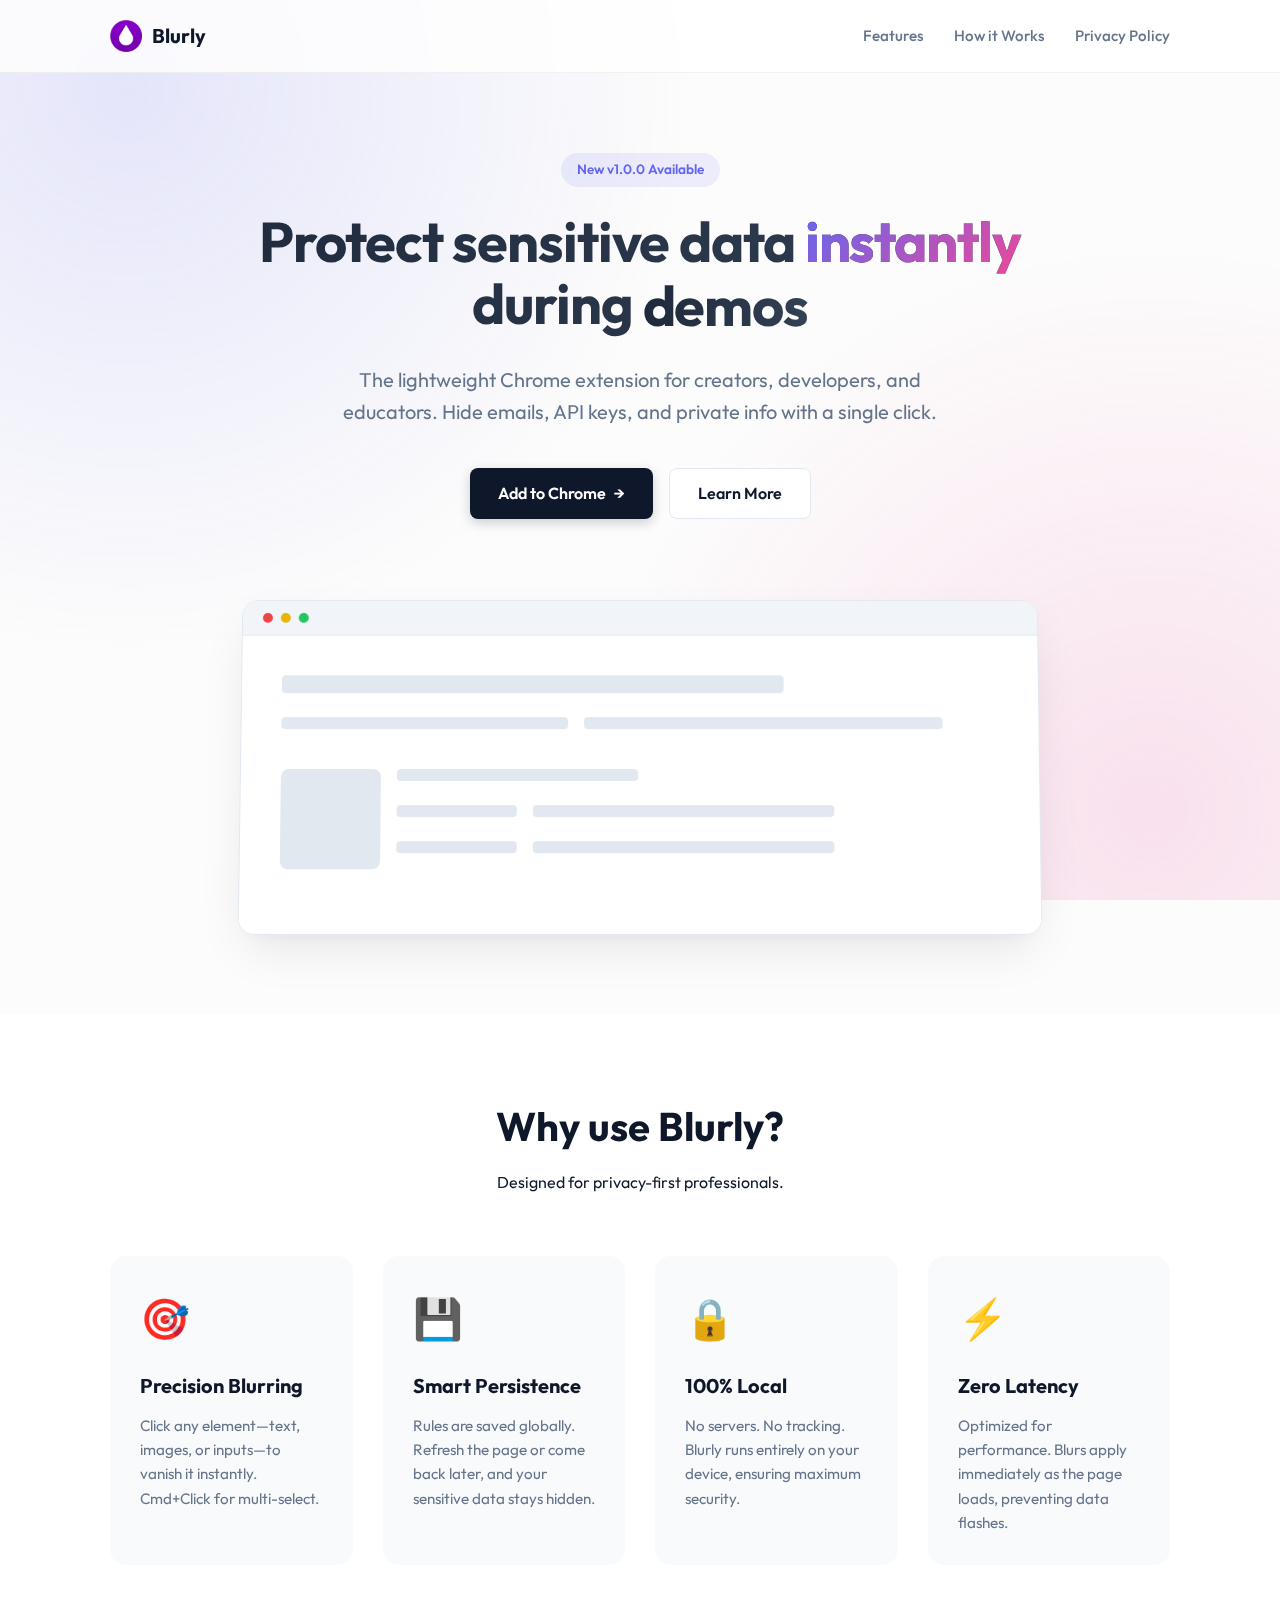
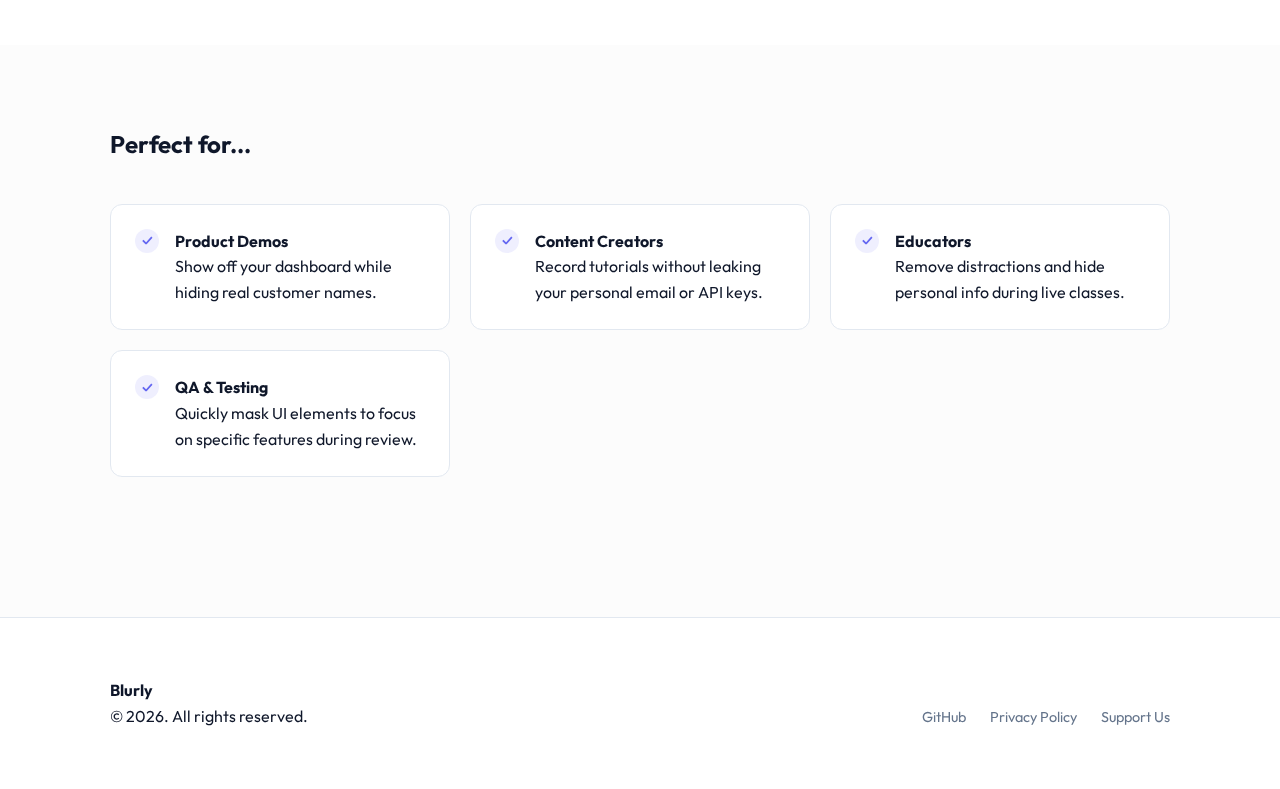
<file: index.html>
<!DOCTYPE html>
<html lang="en">

<head>
    <meta charset="UTF-8">
    <meta name="viewport" content="width=device-width, initial-scale=1.0">
    <title>Blurly - The Ultimate Privacy Shield for Screen Sharing</title>
    <link rel="preconnect" href="https://fonts.googleapis.com">
    <link rel="preconnect" href="https://fonts.gstatic.com" crossorigin>
    <link href="https://fonts.googleapis.com/css2?family=Outfit:wght@300;400;600;700&display=swap" rel="stylesheet">
    <link rel="stylesheet" href="styles.css">
    <link rel="icon" type="image/png" href="images/logo.png">
</head>

<body>
    <div class="background-gradient"></div>

    <nav class="navbar">
        <div class="container">
            <div class="logo">
                <img src="images/logo.png" alt="Blurly Logo">
                <span>Blurly</span>
            </div>
            <div class="nav-links">
                <a href="#features">Features</a>
                <a href="#how-it-works">How it Works</a>
                <a href="privacy.html">Privacy Policy</a>
            </div>
        </div>
    </nav>

    <header class="hero">
        <div class="container">
            <span class="badge">New v1.0.0 Available</span>
            <h1>Protect sensitive data <span class="gradient-text">instantly</span> <br> during <span id="rotating-text"
                    class="text-spinner">screen sharing</span></h1>
            <p class="hero-sub">The lightweight Chrome extension for creators, developers, and educators. Hide emails,
                API keys, and private info with a single click.</p>
            <div class="hero-actions">
                <a href="https://chromewebstore.google.com/detail/fgcjiibegghjmigkclnmhjkafniocjmg" class="btn btn-primary">Add to Chrome <span class="arrow">→</span></a>
                <a href="#features" class="btn btn-secondary">Learn More</a>
            </div>
            <script src="script.js"></script>

            <div class="hero-visual">
                <div class="card demo-card">
                    <div class="card-header">
                        <div class="dot red"></div>
                        <div class="dot yellow"></div>
                        <div class="dot green"></div>
                    </div>
                    <div class="card-body">
                        <div class="row">
                            <div class="skeleton head w-70"></div>
                        </div>
                        <div class="row">
                            <div class="skeleton text w-40"></div>
                            <div class="skeleton text w-50 blur"></div>
                        </div>
                        <div class="row mt-4">
                            <div class="skeleton image"></div>
                            <div class="col">
                                <div class="row">
                                    <div class="skeleton text w-40"></div>
                                </div>
                                <div class="row">
                                    <div class="skeleton text w-20"></div>
                                    <div class="skeleton text w-50 blur"></div>
                                </div>
                                <div class="row">
                                    <div class="skeleton text w-20"></div>
                                    <div class="skeleton text w-50 blur"></div>
                                </div>

                            </div>
                        </div>
                    </div>
                    <div class="floating-badge">
                        <img src="images/logo.png" alt="Blurly Logo" style="width: 20px; height: 20px;">
                        <span>Blurred by Blurly</span>
                    </div>
                </div>
            </div>
        </div>
    </header>

    <section id="features" class="features">
        <div class="container">
            <div class="section-header">
                <h2>Why use Blurly?</h2>
                <p>Designed for privacy-first professionals.</p>
            </div>

            <div class="grid">
                <div class="feature-card">
                    <div class="icon">🎯</div>
                    <h3>Precision Blurring</h3>
                    <p>Click any element—text, images, or inputs—to vanish it instantly. Cmd+Click for multi-select.</p>
                </div>
                <div class="feature-card">
                    <div class="icon">💾</div>
                    <h3>Smart Persistence</h3>
                    <p>Rules are saved globally. Refresh the page or come back later, and your sensitive data stays
                        hidden.</p>
                </div>
                <div class="feature-card">
                    <div class="icon">🔒</div>
                    <h3>100% Local</h3>
                    <p>No servers. No tracking. Blurly runs entirely on your device, ensuring maximum security.</p>
                </div>
                <div class="feature-card">
                    <div class="icon">⚡️</div>
                    <h3>Zero Latency</h3>
                    <p>Optimized for performance. Blurs apply immediately as the page loads, preventing data flashes.
                    </p>
                </div>
            </div>
        </div>
    </section>

    <section id="how-it-works" class="showcase">
        <div class="container">
            <div class="showcase-content">
                <h2>Perfect for...</h2>
                <ul class="use-cases">
                    <li>
                        <span class="check">✓</span>
                        <div>
                            <strong>Product Demos</strong>
                            <p>Show off your dashboard while hiding real customer names.</p>
                        </div>
                    </li>
                    <li>
                        <span class="check">✓</span>
                        <div>
                            <strong>Content Creators</strong>
                            <p>Record tutorials without leaking your personal email or API keys.</p>
                        </div>
                    </li>
                    <li>
                        <span class="check">✓</span>
                        <div>
                            <strong>Educators</strong>
                            <p>Remove distractions and hide personal info during live classes.</p>
                        </div>
                    </li>
                    <li>
                        <span class="check">✓</span>
                        <div>
                            <strong>QA & Testing</strong>
                            <p>Quickly mask UI elements to focus on specific features during review.</p>
                        </div>
                    </li>
                </ul>
            </div>
        </div>
    </section>

    <footer>
        <div class="container">
            <div class="footer-content">
                <div class="brand">
                    <strong>Blurly</strong>
                    <p>© 2026. All rights reserved.</p>
                </div>
                <div class="links">
                    <a href="https://github.com/ninearif/blurly" target="_blank">GitHub</a>
                    <a href="privacy.html">Privacy Policy</a>
                    <a href="https://buymeacoffee.com/ninearif">Support Us</a>
                </div>
            </div>
        </div>
    </footer>
</body>

</html>
</file>
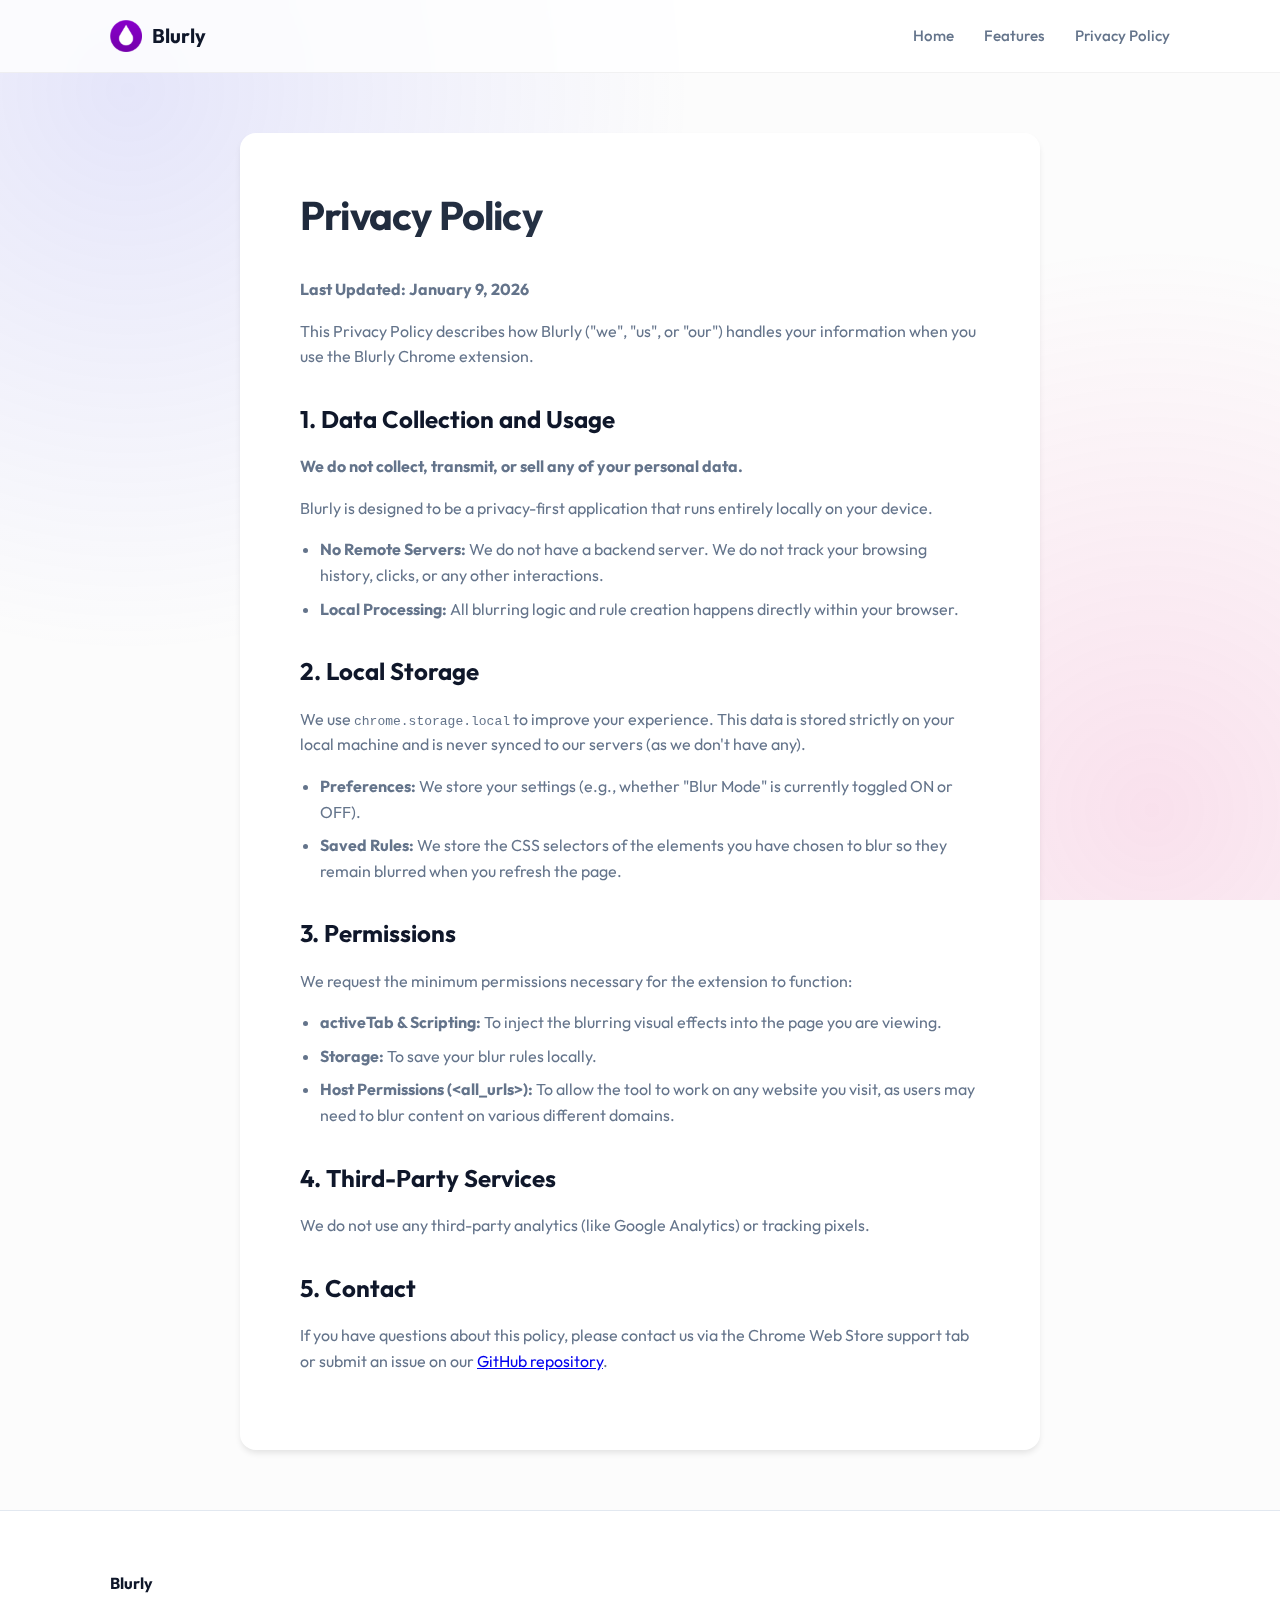
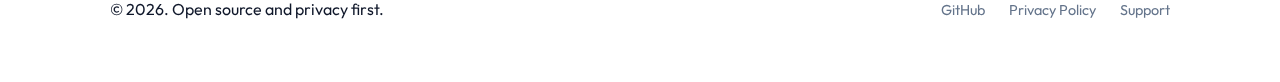
<file: privacy.html>
<!DOCTYPE html>
<html lang="en">

<head>
    <meta charset="UTF-8">
    <meta name="viewport" content="width=device-width, initial-scale=1.0">
    <title>Privacy Policy - Blurly</title>
    <link rel="preconnect" href="https://fonts.googleapis.com">
    <link rel="preconnect" href="https://fonts.gstatic.com" crossorigin>
    <link href="https://fonts.googleapis.com/css2?family=Outfit:wght@300;400;600;700&display=swap" rel="stylesheet">
    <link rel="stylesheet" href="styles.css">
    <link rel="icon" type="image/png" href="images/logo.png">
</head>

<body>
    <div class="background-gradient"></div>

    <nav class="navbar">
        <div class="container">
            <div class="logo">
                <a href="index.html"
                    style="text-decoration: none; color: inherit; display: flex; align-items: center; gap: 10px;">
                    <img src="images/logo.png" alt="Blurly Logo">
                    <span>Blurly</span>
                </a>
            </div>
            <div class="nav-links">
                <a href="index.html">Home</a>
                <a href="index.html#features">Features</a>
                <a href="privacy.html" class="active">Privacy Policy</a>
            </div>
        </div>
    </nav>

    <div class="container">
        <div class="privacy-content">
            <h1>Privacy Policy</h1>
            <p><strong>Last Updated: January 9, 2026</strong></p>

            <p>This Privacy Policy describes how Blurly ("we", "us", or "our") handles your information when you use the
                Blurly Chrome extension.</p>

            <h2>1. Data Collection and Usage</h2>
            <p><strong>We do not collect, transmit, or sell any of your personal data.</strong></p>
            <p>Blurly is designed to be a privacy-first application that runs entirely locally on your device.</p>
            <ul>
                <li><strong>No Remote Servers:</strong> We do not have a backend server. We do not track your browsing
                    history, clicks, or any other interactions.</li>
                <li><strong>Local Processing:</strong> All blurring logic and rule creation happens directly within your
                    browser.</li>
            </ul>

            <h2>2. Local Storage</h2>
            <p>We use <code>chrome.storage.local</code> to improve your experience. This data is stored strictly on your
                local machine and is never synced to our servers (as we don't have any).</p>
            <ul>
                <li><strong>Preferences:</strong> We store your settings (e.g., whether "Blur Mode" is currently toggled
                    ON or OFF).</li>
                <li><strong>Saved Rules:</strong> We store the CSS selectors of the elements you have chosen to blur so
                    they remain blurred when you refresh the page.</li>
            </ul>

            <h2>3. Permissions</h2>
            <p>We request the minimum permissions necessary for the extension to function:</p>
            <ul>
                <li><strong>activeTab & Scripting:</strong> To inject the blurring visual effects into the page you are
                    viewing.</li>
                <li><strong>Storage:</strong> To save your blur rules locally.</li>
                <li><strong>Host Permissions (&lt;all_urls&gt;):</strong> To allow the tool to work on any website you
                    visit, as users may need to blur content on various different domains.</li>
            </ul>

            <h2>4. Third-Party Services</h2>
            <p>We do not use any third-party analytics (like Google Analytics) or tracking pixels.</p>

            <h2>5. Contact</h2>
            <p>If you have questions about this policy, please contact us via the Chrome Web Store support tab or submit
                an issue on our <a href="https://github.com/ninearif/blurly">GitHub repository</a>.</p>
        </div>
    </div>

    <footer>
        <div class="container">
            <div class="footer-content">
                <div class="brand">
                    <strong>Blurly</strong>
                    <p>© 2026. Open source and privacy first.</p>
                </div>
                <div class="links">
                    <a href="https://github.com/ninearif/blurly" target="_blank">GitHub</a>
                    <a href="#">Privacy Policy</a>
                    <a href="mailto:support@blurly.app">Support</a>
                </div>
            </div>
        </div>
    </footer>
</body>

</html>
</file>
<file: styles.css>
:root {
    --primary: #6366f1;
    --primary-dark: #4f46e5;
    --secondary: #ec4899;
    --dark: #0f172a;
    --light: #f8fafc;
    --gray: #64748b;
    --border: #e2e8f0;
    --glass: rgba(255, 255, 255, 0.7);
    --glass-border: rgba(255, 255, 255, 0.5);
}

* {
    margin: 0;
    padding: 0;
    box-sizing: border-box;
}

body {
    font-family: 'Outfit', sans-serif;
    background-color: #fcfcfc;
    color: var(--dark);
    line-height: 1.6;
    overflow-x: hidden;
}

.background-gradient {
    position: fixed;
    top: 0;
    left: 0;
    width: 100%;
    height: 100%;
    background:
        radial-gradient(circle at 10% 10%, rgba(99, 102, 241, 0.15) 0%, transparent 40%),
        radial-gradient(circle at 90% 90%, rgba(236, 72, 153, 0.15) 0%, transparent 40%);
    z-index: -1;
}

.container {
    max-width: 1100px;
    margin: 0 auto;
    padding: 0 20px;
}

/* Navbar */
.navbar {
    padding: 20px 0;
    position: sticky;
    top: 0;
    z-index: 100;
    backdrop-filter: blur(10px);
    background: rgba(255, 255, 255, 0.8);
    border-bottom: 1px solid rgba(0, 0, 0, 0.05);
}

.navbar .container {
    display: flex;
    justify-content: space-between;
    align-items: center;
}

.logo {
    display: flex;
    align-items: center;
    gap: 10px;
    font-weight: 700;
    font-size: 1.25rem;
    color: var(--dark);
}

.logo img {
    height: 32px;
}

.nav-links {
    display: flex;
    gap: 30px;
}

.nav-links a {
    text-decoration: none;
    color: var(--gray);
    font-weight: 500;
    font-size: 0.95rem;
    transition: color 0.2s;
}

.nav-links a:hover {
    color: var(--primary);
}

/* Hero */
.hero {
    padding: 80px 0;
    text-align: center;
}

.badge {
    display: inline-block;
    padding: 6px 16px;
    background: rgba(99, 102, 241, 0.1);
    color: var(--primary);
    border-radius: 50px;
    font-weight: 600;
    font-size: 0.85rem;
    margin-bottom: 24px;
}

h1 {
    font-size: 3.5rem;
    line-height: 1.1;
    letter-spacing: -0.02em;
    margin-bottom: 24px;
    background: linear-gradient(to right, #1e293b, #334155);
    background-clip: text;
    -webkit-background-clip: text;
    -webkit-text-fill-color: transparent;
}

.gradient-text {
    background: linear-gradient(135deg, var(--primary), var(--secondary));
    background-clip: text;
    -webkit-background-clip: text;
    -webkit-text-fill-color: transparent;
}

.hero-sub {
    font-size: 1.25rem;
    color: var(--gray);
    max-width: 600px;
    margin: 0 auto 40px;
}

.hero-actions {
    display: flex;
    justify-content: center;
    gap: 16px;
    margin-bottom: 80px;
}

.btn {
    padding: 12px 28px;
    border-radius: 8px;
    text-decoration: none;
    font-weight: 600;
    transition: all 0.2s ease;
    display: inline-flex;
    align-items: center;
    gap: 8px;
}

.btn-primary {
    background: var(--dark);
    color: white;
    box-shadow: 0 4px 12px rgba(15, 23, 42, 0.2);
}

.btn-primary:hover {
    transform: translateY(-2px);
    box-shadow: 0 8px 20px rgba(15, 23, 42, 0.3);
}

.btn-secondary {
    background: white;
    color: var(--dark);
    border: 1px solid var(--border);
}

.btn-secondary:hover {
    background: var(--light);
}

/* Hero Visual & Glassmorphism */
.hero-visual {
    position: relative;
    max-width: 800px;
    margin: 0 auto;
    perspective: 1000px;
}

.demo-card {
    background: white;
    border: 1px solid var(--border);
    border-radius: 16px;
    box-shadow:
        0 20px 50px -10px rgba(0, 0, 0, 0.1),
        0 10px 20px -10px rgba(0, 0, 0, 0.05);
    overflow: hidden;
    text-align: left;
    position: relative;
    transform: rotateX(2deg);
    transition: transform 0.5s ease;
}

.demo-card:hover {
    transform: rotateX(0deg);
}

.card-header {
    background: #f1f5f9;
    padding: 12px 20px;
    display: flex;
    gap: 8px;
    border-bottom: 1px solid var(--border);
}

.dot {
    width: 10px;
    height: 10px;
    border-radius: 50%;
}

.red {
    background: #ef4444;
}

.yellow {
    background: #eab308;
}

.green {
    background: #22c55e;
}

.card-body {
    padding: 40px;
    background: white;
}

/* Skeleton UI */
.row {
    display: flex;
    align-items: flex-start;
    gap: 16px;
    margin-bottom: 16px;
}

.mt-4 {
    margin-top: 32px;
}

.col {
    flex: 1;
}   

.skeleton {
    background: #e2e8f0;
    border-radius: 4px;
}

.skeleton.head {
    height: 18px;
    margin-bottom: 8px;
}

.skeleton.text {
    height: 12px;
    margin-bottom: 8px;
}

.skeleton.image {
    width: 100px;
    height: 100px;
    border-radius: 8px;
    flex-shrink: 0;
}

.skeleton.rounded {
    border-radius: 50%;
}

.w-20 {
    width: 20%;
}

.w-40 {
    width: 40%;
}

.w-50 {
    width: 50%;
}

.w-60 {
    width: 60%;
}

.w-70 {
    width: 70%;
}

.w-80 {
    width: 80%;
}

.w-90 {
    width: 90%;
}

/* The Blur Effect */
.blurred {
    filter: blur(8px);
    user-select: none;
    pointer-events: none;
    position: relative;
}

/* Card Body Blur Animation */
.card-body {
    padding: 40px;
    background: white;
}

.demo-card.blur-active .card-body .blur {
    filter: blur(8px);
    user-select: none;
    pointer-events: none;
    transition: filter 0.3s ease;
}

.demo-card:hover .card-body .blur {
    filter: blur(0px) !important;
    user-select: auto;
    pointer-events: auto;
}

/* Floating Badge */
.floating-badge {
    position: absolute;
    bottom: 30px;
    right: 30px;
    background: rgba(255, 255, 255, 0.9);
    backdrop-filter: blur(12px);
    padding: 10px 20px;
    border-radius: 50px;
    box-shadow: 0 10px 30px rgba(0, 0, 0, 0.1);
    font-size: 0.9rem;
    font-weight: 600;
    color: var(--dark);
    display: flex;
    align-items: center;
    gap: 8px;
    border: 1px solid rgba(0, 0, 0, 0.05);
    animation: float 3s ease-in-out infinite;
    transition: filter 0.3s ease, opacity 0.3s ease;
    opacity: 0;
    visibility: hidden;
}

.demo-card.blur-active .floating-badge {
    opacity: 1;
    visibility: visible;
}

.demo-card:hover .floating-badge {
    filter: grayscale(100%);
    opacity: 0.5;
}

@keyframes float {

    0%,
    100% {
        transform: translateY(0);
    }

    50% {
        transform: translateY(-5px);
    }
}

/* Features */
.features {
    padding: 80px 0;
    background: white;
}

.section-header {
    text-align: center;
    margin-bottom: 60px;
}

.section-header h2 {
    font-size: 2.5rem;
    margin-bottom: 12px;
}

.grid {
    display: grid;
    grid-template-columns: repeat(auto-fit, minmax(240px, 1fr));
    gap: 30px;
}

.feature-card {
    padding: 30px;
    background: var(--light);
    border-radius: 16px;
    transition: transform 0.2s;
}

.feature-card:hover {
    transform: translateY(-5px);
    background: #f1f5f9;
}

.feature-card .icon {
    font-size: 2.5rem;
    margin-bottom: 20px;
}

.feature-card h3 {
    margin-bottom: 12px;
    font-size: 1.25rem;
}

.feature-card p {
    color: var(--gray);
    font-size: 0.95rem;
}

/* Showcase */
.showcase {
    padding: 80px 0;
}

.use-cases {
    list-style: none;
    display: grid;
    grid-template-columns: repeat(auto-fit, minmax(300px, 1fr));
    gap: 20px;
    margin-top: 40px;
}

.use-cases li {
    display: flex;
    gap: 16px;
    padding: 24px;
    background: white;
    border: 1px solid var(--border);
    border-radius: 12px;
    align-items: flex-start;
}

.check {
    color: var(--primary);
    font-weight: bold;
    background: rgba(99, 102, 241, 0.1);
    width: 24px;
    height: 24px;
    display: flex;
    align-items: center;
    justify-content: center;
    border-radius: 50%;
    font-size: 0.8rem;
    flex-shrink: 0;
}

/* Privacy Page Specifics */
.privacy-content {
    max-width: 800px;
    margin: 60px auto;
    background: white;
    padding: 60px;
    border-radius: 16px;
    box-shadow: 0 4px 6px -1px rgba(0, 0, 0, 0.1);
}

.privacy-content h1 {
    font-size: 2.5rem;
    margin-bottom: 40px;
}

.privacy-content h2 {
    font-size: 1.5rem;
    margin: 30px 0 16px;
    color: var(--dark);
}

.privacy-content p,
.privacy-content ul {
    color: var(--gray);
    margin-bottom: 16px;
}

.privacy-content ul {
    padding-left: 20px;
}

.privacy-content li {
    margin-bottom: 8px;
}

/* Footer */
footer {
    padding: 60px 0;
    border-top: 1px solid var(--border);
    background: white;
    margin-top: 60px;
}

.footer-content {
    display: flex;
    justify-content: space-between;
    align-items: flex-end;
}

.footer-content .links {
    display: flex;
    gap: 24px;
}

.footer-content a {
    text-decoration: none;
    color: var(--gray);
    font-size: 0.9rem;
}

.footer-content a:hover {
    color: var(--dark);
}

@media (max-width: 768px) {
    h1 {
        font-size: 2.5rem;
    }

    .hero {
        padding: 40px 0;
    }

    .footer-content {
        flex-direction: column;
        align-items: flex-start;
        gap: 24px;
    }
}

/* Slot Machine Animation */
.text-spinner {
    display: inline-block;
    vertical-align: text-bottom;
    height: 1.2em;
    /* Adjust based on line-height */
    overflow: hidden;
    position: relative;
    /* transition: width 0.5s ease;  Managed by JS for smoother sync */
}

.text-reel {
    display: flex;
    flex-direction: column-reverse;
    /* Stack bottom-to-top so Y=0 is top */
    align-items: flex-start;
    /* Allow items to have their natural width */
    /* transform will be set by JS */
}

.text-item {
    display: flex;
    align-items: center;
    height: 1.2em;
    /* Must match container height */
    white-space: nowrap;

    /* Gradient Text Styling applied to items */
    background: linear-gradient(to right, #1e293b, #334155);
    background-clip: text;
    -webkit-background-clip: text;
    -webkit-text-fill-color: transparent;
    /* Prevent clipping */
}
</file>
